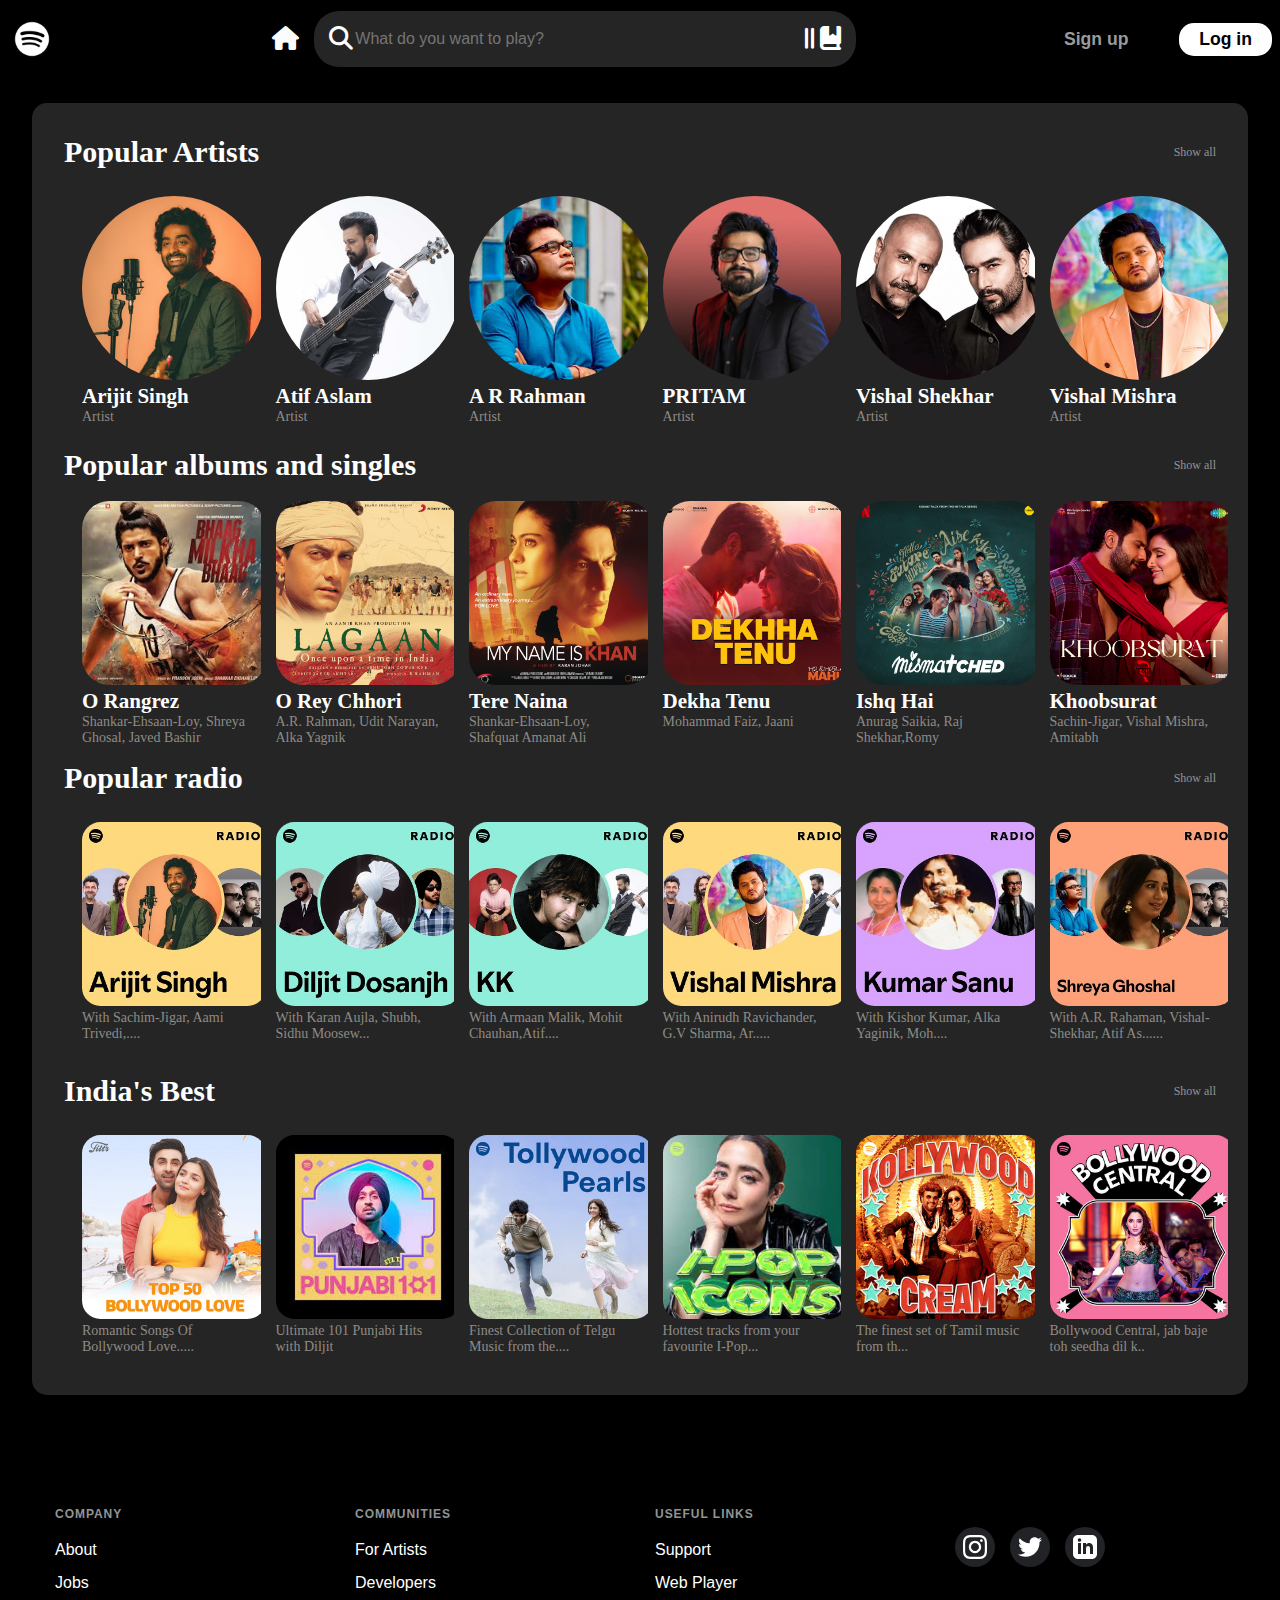
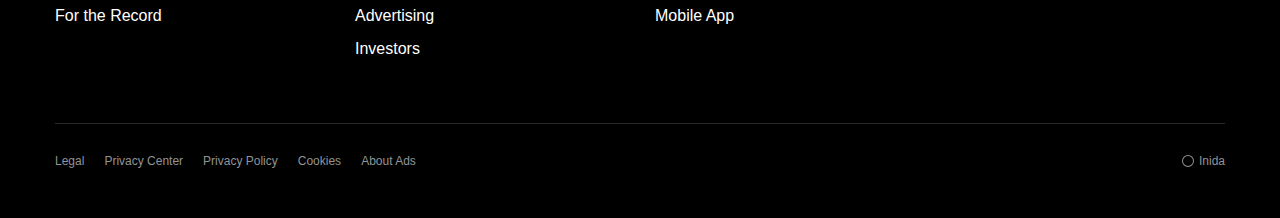
<file: spotify.html>
<!DOCTYPE html>
<html lang="en">
<head>
    <meta charset="UTF-8">
    <meta name="viewport" content="width=device-width, initial-scale=1.0">
    <link rel="stylesheet" href="https://cdnjs.cloudflare.com/ajax/libs/font-awesome/6.7.2/css/all.min.css" integrity="sha512-Evv84Mr4kqVGRNSgIGL/F/aIDqQb7xQ2vcrdIwxfjThSH8CSR7PBEakCr51Ck+w+/U6swU2Im1vVX0SVk9ABhg==" crossorigin="anonymous" referrerpolicy="no-referrer" />
    <title>Spotify -Web Player</title>
    <link rel="icon" href="LOGO LINK.webp">
    <link rel="stylesheet" href="./spotify1.css">
</head>
<body>
    <nav>

        <div class="logo">
            <img src="nav-logo.jpg">
        </div>

        <div class="home-icon">
            <i class="fa-solid fa-house" style="color: #fcfcfd;"></i>
        </div>

        <div class="search-bar">
            <div class="search-icon">
                <i class="fa-solid fa-magnifying-glass"></i>
            </div>
            <input class="input" type="text" placeholder="What do you want to play?"> 
            <div class="library-icon">
                <i class="fa-solid fa-grip-lines-vertical"></i>
                <i class="fa-solid fa-book-bookmark"></i>
            </div>
        </div>

        <div class="btns">
            <button class="signup">Sign up</button>
            <button class="login">Log in</button>
        </div>


    </nav>

    <main>
        <div class="first">
            <div class="head">
                <h1>Popular Artists</h1>
                <p>Show all</p>
            </div>
            <div class="artists">
                <div class="box1">
                    <img src="ARIJIT SINGH.jpeg">
                    <h2>Arijit Singh</h2>
                    <p>Artist</p>
                </div>

                <div class="box1">
                    <img src="ATIF ASLAM.jpeg">
                    <h2>Atif Aslam</h2>
                    <p>Artist</p>
                </div>

                <div class="box1">
                    <img src="A R RAHMAN.jpeg">
                    <h2>A R Rahman</h2>
                    <p>Artist</p>
                </div>

                <div class="box1">
                    <img src="PRITAM.jpg">
                    <h2>PRITAM</h2>
                    <p>Artist</p>
                </div>

                <div class="box1">
                    <img src="VISHAL SHEKHAR.png">
                    <h2>Vishal Shekhar</h2>
                    <p>Artist</p>
                </div>

                <div class="box1">
                    <img src="vishal mishra.jpeg">
                    <h2>Vishal Mishra</h2>
                    <p>Artist</p>
                </div>
            </div>
        </div>

        <div class="second">
            <div class="head">
                <h1>Popular albums and singles</h1>
                <p>Show all</p>
            </div>

            <div class="songs">
                <div class="box2">
                    <img src="O Rangrez.jpeg">
                    <h2>O Rangrez</h2>
                    <p>Shankar-Ehsaan-Loy, Shreya Ghosal, Javed Bashir</p>
                </div>

                <div class="box2">
                    <img src="O Rey Chhori.jpeg">
                    <h2>O Rey Chhori</h2>
                    <p>A.R. Rahman, Udit Narayan, Alka Yagnik</p>
                </div>

                <div class="box2">
                    <img src="Tere Naina.jpeg">
                    <h2>Tere Naina</h2>
                    <p>Shankar-Ehsaan-Loy, Shafquat Amanat Ali</p>
                </div>

                <div class="box2">
                    <img src="Dekha Tenu.jpeg">
                    <h2>Dekha Tenu</h2>
                    <p>Mohammad Faiz, Jaani</p>
                </div>

                <div class="box2">
                    <img src="Ishq hai.jpeg">
                    <h2>Ishq Hai</h2>
                    <p>Anurag Saikia, Raj Shekhar,Romy</p>
                </div>

                <div class="box2">
                    <img src="khoobsurat.jpeg">
                    <h2>Khoobsurat</h2>
                    <p>Sachin-Jigar, Vishal Mishra, Amitabh</p>
                </div>
            </div>


            <div class="third">
            <div class="head">
                <h1>Popular radio</h1>
                <p>Show all</p>
            </div>

            <div class="radios">
                <div class="box3">
                    <img src="radio arijit.jpeg">
                    <p>With Sachim-Jigar, Aami Trivedi,....</p>
                </div>

                <div class="box3">
                    <img src="radio diljit.jpeg">
                    <p>With Karan Aujla, Shubh, Sidhu Moosew...</p>
                </div>

                <div class="box3">
                    <img src="radio kk.jpeg">
                    <p>With Armaan Malik, Mohit Chauhan,Atif....</p>
                </div>

                <div class="box3">
                    <img src="radio vishal.jpeg">
                    <p>With Anirudh Ravichander, G.V Sharma, Ar.....</p>
                </div>

                <div class="box3">
                    <img src="radio kumarsanu.jpeg">
                    <p>With Kishor Kumar, Alka Yaginik, Moh....</p>
                </div>

                <div class="box3">
                    <img src="radio shreya.jpeg">
                    <p>With A.R. Rahaman, Vishal-Shekhar, Atif As......</p>
                </div>
            </div>
        </div>

        <div class="forth">
            <div class="head">
                <h1>India's Best</h1>
                <p>Show all</p>
            </div>

            <div class="india">
                <div class="box4">
                    <img src="top 50 bollywood.jpeg">
                    <p>Romantic Songs Of Bollywood Love.....</p>
                </div>

                <div class="box4">
                    <img src="punjabi.jpeg">
                    <p>Ultimate 101 Punjabi Hits with Diljit</p>
                </div>

                <div class="box4">
                    <img src="tollywood pearls.jpeg">
                    <p>Finest Collection of Telgu Music from the....</p>
                </div>

                <div class="box4">
                    <img src="ipop.jpeg">
                    <p>Hottest tracks from your favourite I-Pop...</p>
                </div>

                <div class="box4">
                    <img src="kollywood cream.jpeg">
                    <p>The finest set of Tamil music from th...</p>
                </div>

                <div class="box4">
                    <img src="bollywood central.jpeg">
                    <p>Bollywood Central, jab baje toh seedha dil k..</p>
                </div>
            </div>
        </div>
    </main>

    <footer class="footer">
        <div class="footer-content">
            <div class="footer-grid">
                <div class="footer-column">
                    <h3>Company</h3>
                    <ul class="footer-links">
                        <li><a href="#">About</a></li>
                        <li><a href="#">Jobs</a></li>
                        <li><a href="#">For the Record</a></li>
                    </ul>
                </div>
                
                <div class="footer-column">
                    <h3>Communities</h3>
                    <ul class="footer-links">
                        <li><a href="#">For Artists</a></li>
                        <li><a href="#">Developers</a></li>
                        <li><a href="#">Advertising</a></li>
                        <li><a href="#">Investors</a></li>
                    </ul>
                </div>
                
                <div class="footer-column">
                    <h3>Useful Links</h3>
                    <ul class="footer-links">
                        <li><a href="#">Support</a></li>
                        <li><a href="#">Web Player</a></li>
                        <li><a href="#">Mobile App</a></li>
                    </ul>
                </div>
                
                <div class="footer-column">
                    <div class="social-links">
                        <a href="#" class="social-icon">
                            <svg width="24" height="24" viewBox="0 0 24 24" fill="#ffffff">
                                <path d="M12 2.163c3.204 0 3.584.012 4.85.07 3.252.148 4.771 1.691 4.919 4.919.058 1.265.069 1.645.069 4.849 0 3.205-.012 3.584-.069 4.849-.149 3.225-1.664 4.771-4.919 4.919-1.266.058-1.644.07-4.85.07-3.204 0-3.584-.012-4.849-.07-3.26-.149-4.771-1.699-4.919-4.92-.058-1.265-.07-1.644-.07-4.849 0-3.204.013-3.583.07-4.849.149-3.227 1.664-4.771 4.919-4.919 1.266-.057 1.645-.069 4.849-.069zm0-2.163c-3.259 0-3.667.014-4.947.072-4.358.2-6.78 2.618-6.98 6.98-.059 1.281-.073 1.689-.073 4.948 0 3.259.014 3.668.072 4.948.2 4.358 2.618 6.78 6.98 6.98 1.281.058 1.689.072 4.948.072 3.259 0 3.668-.014 4.948-.072 4.354-.2 6.782-2.618 6.979-6.98.059-1.28.073-1.689.073-4.948 0-3.259-.014-3.667-.072-4.947-.196-4.354-2.617-6.78-6.979-6.98-1.281-.059-1.69-.073-4.949-.073zm0 5.838c-3.403 0-6.162 2.759-6.162 6.162s2.759 6.163 6.162 6.163 6.162-2.759 6.162-6.163c0-3.403-2.759-6.162-6.162-6.162zm0 10.162c-2.209 0-4-1.79-4-4 0-2.209 1.791-4 4-4s4 1.791 4 4c0 2.21-1.791 4-4 4zm6.406-11.845c-.796 0-1.441.645-1.441 1.44s.645 1.44 1.441 1.44c.795 0 1.439-.645 1.439-1.44s-.644-1.44-1.439-1.44z"/>
                            </svg>
                        </a>
                        <a href="#" class="social-icon">
                            <svg width="24" height="24" viewBox="0 0 24 24" fill="#ffffff">
                                <path d="M24 4.557c-.883.392-1.832.656-2.828.775 1.017-.609 1.798-1.574 2.165-2.724-.951.564-2.005.974-3.127 1.195-.897-.957-2.178-1.555-3.594-1.555-3.179 0-5.515 2.966-4.797 6.045-4.091-.205-7.719-2.165-10.148-5.144-1.29 2.213-.669 5.108 1.523 6.574-.806-.026-1.566-.247-2.229-.616-.054 2.281 1.581 4.415 3.949 4.89-.693.188-1.452.232-2.224.084.626 1.956 2.444 3.379 4.6 3.419-2.07 1.623-4.678 2.348-7.29 2.04 2.179 1.397 4.768 2.212 7.548 2.212 9.142 0 14.307-7.721 13.995-14.646.962-.695 1.797-1.562 2.457-2.549z"/>
                            </svg>
                        </a>
                        <a href="#" class="social-icon">
                            <svg width="24" height="24" viewBox="0 0 24 24" fill="#ffffff">
                                <path d="M19 0h-14c-2.761 0-5 2.239-5 5v14c0 2.761 2.239 5 5 5h14c2.762 0 5-2.239 5-5v-14c0-2.761-2.238-5-5-5zm-11 19h-3v-11h3v11zm-1.5-12.268c-.966 0-1.75-.79-1.75-1.764s.784-1.764 1.75-1.764 1.75.79 1.75 1.764-.783 1.764-1.75 1.764zm13.5 12.268h-3v-5.604c0-3.368-4-3.113-4 0v5.604h-3v-11h3v1.765c1.396-2.586 7-2.777 7 2.476v6.759z"/>
                            </svg>
                        </a>
                    </div>
                </div>
            </div>
            
            <div class="footer-bottom">
                <div class="footer-legal">
                    <a href="#">Legal</a>
                    <a href="#">Privacy Center</a>
                    <a href="#">Privacy Policy</a>
                    <a href="#">Cookies</a>
                    <a href="#">About Ads</a>
                </div>
                <div class="footer-country">
                    <svg width="12" height="12" viewBox="0 0 12 12" fill="#919496">
                        <path d="M6 0a6 6 0 1 0 0 12A6 6 0 0 0 6 0zm0 11a5 5 0 1 1 0-10 5 5 0 0 1 0 10z"/>
                    </svg>
                    Inida
                </div>
            </div>
        </div>
    </footer>
    
</body>
</html>
</file>
<file: spotify1.css>
*{
    margin: 0;
    padding: 0;
    border: none;
}

body{
    background-color: black;
    color: white;
}

nav{
    height: 4rem;
    width: 100%;
    background-color: black;
    /* border: 2px solid red; */
    display: flex;
    align-items: center;
    justify-content: space-between;
    padding-top: 7px;
}

.logo{
    height: 4rem;
    width: 4rem;
}

.logo img{
    height: 4rem;
    width: 4rem;
}

.home-icon{
    font-size: 1.5rem;
    border-radius: 50%;
    margin-left: 12rem;

}

.search-bar {
    background-color: rgb(37, 37, 37);
    display: flex;
    align-items: center;
    justify-content: space-between;
    padding: 0 15px;
    height: 3.5rem;
    width: 40%;
    border-radius: 25px;
    font-size: 1.5rem;
    margin-right: 12rem;
    transition: background-color 0.3s ease;
}

.search-bar:hover, .search-bar:focus-within {
    background-color: rgb(66, 66, 66);
}

.input {
    background: none;
    font-size: 1rem;
    color: white;
    border: none;
    height: 2.5rem;
    width: 22rem;
    margin-right: 6rem;
}

.input:focus {
    outline: none;
}

.btns{
    /* border: 0.5px solid red; */
    height: 2.5rem;
    width: 13rem;
    display: flex;
    align-items: center;
    justify-content: space-between;
    padding-right: 0.5rem;
}

.signup{
    color: rgb(151, 155, 158);
    background: none;
    font-size: 1.1rem;
    font-weight: bolder;
    transition: transform 0.3s ease, background-color 0.3s ease;
    cursor: pointer;

}

.login{
    background-color: white;
    color: black;
    font-size: 1.1rem;
    font-weight: bolder;
    padding: 6px 20px;
    border-radius: 15px;
    transition: transform 0.3s ease, background-color 0.3s ease;
    cursor: pointer;

}

.signup:hover{
    transform: translateY(-5px);
    color: white;
}

.login:hover{
    background-color:#1ed760;
    transform: translateY(-5px);
}

/* Main Content */

main{
    background-color: rgb(37, 37, 37);
    margin: 2rem;
    border-radius: 15px;
    padding: 20px;
}

.head{
    display: flex;
    align-items: center;
    justify-content: space-between;
    font-size: 15px;
    margin:12px;
}

.head h1:hover{
        text-decoration: underline;
        cursor: pointer;
}

.head h1 {
    transition: 0.5s ease;
}

.head p {
    color: #919496;
    text-decoration: none;
    font-size: 12px;
}

.head p:hover {
    color: #1ed760;
    cursor: pointer;
    text-decoration: underline;
}

.artists{
    /* border: 0.5px solid red; */
    height: 15rem;
    padding-top: 15px;
    padding-left: 15px;
    display: flex;
    align-items: center;
    justify-content: space-evenly;
}

.box1{
    height: 15rem;
    width: fit-content;
    object-fit: contain;
    overflow: hidden;
    font-size: 14px;
}


.box1 img{
    height: 11.5rem;
    width: 11.5rem;
    object-fit: cover;
    border-radius: 50%;
}

.box1 h2{
    font-family: Apple Chancery, cursive;
}

.box1 p{
    color: rgb(143, 139, 133);
    font-family: Bradley Hand, cursive;
}

.songs{
    height: 15rem;
    padding-top: 15px;
    padding-left: 15px;
    display: flex;
    align-items: center;
    justify-content: space-evenly;
}

.box2{
    height: 16rem;
    width: 12rem;
    object-fit: contain;
    overflow: hidden;
    font-size: 14px;
}

.box2 img{
    height: 11.5rem;
    width: 11.5rem;
    object-fit: cover;
    border-radius: 15%;
}

.box2 p{
    color: rgb(143, 139, 133);
}

.radios{
    height: 15rem;
    padding-top: 15px;
    padding-left: 15px;
    display: flex;
    align-items: center;
    justify-content: space-evenly;
}

.box3{
    height: 15rem;
    width: 12rem;
    object-fit: contain;
    overflow: hidden;
    font-size: 14px;
}

.box3 img{
    height: 11.5rem;
    width: 11.5rem;
    object-fit: cover;
    border-radius: 10%;
}

.box3 p{
    color: rgb(143, 139, 133);
}

.india{
    height: 15rem;
    padding-top: 15px;
    padding-left: 15px;
    display: flex;
    align-items: center;
    justify-content: space-evenly;
}

.box4{
    height: 15rem;
    width: 12rem;
    object-fit: contain;
    overflow: hidden;
    font-size: 14px;
}

.box4 img{
    height: 11.5rem;
    width: 11.5rem;
    object-fit: cover;
    border-radius: 10%;
}

.box4 p{
    color: rgb(143, 139, 133);
}

/* Hover Effects */

.box1, .box2, .box3, .box4 {
    transition: transform 0.3s ease, background-color 0.3s ease;
    padding: 15px;
    border-radius: 10px;
    cursor: pointer;
}

.box1:hover, .box2:hover, .box3:hover, .box4:hover {
    transform: translateY(-9px);
    background-color: rgba(255, 255, 255, 0.233);
}

.box1 img, .box2 img, .box3 img, .box4 img {
    transition: transform 0.3s ease;
}

.box1:hover img {
    transform: scale(1.05);
}

/* Footer Secction */
.footer {
    background-color: #000000;
    padding: 80px 0 50px;
    color: #ffffff;
    font-family: -apple-system, BlinkMacSystemFont, "Segoe UI", Roboto, Oxygen, Ubuntu, Cantarell, "Open Sans", "Helvetica Neue", sans-serif;
}

.footer-content {
    max-width: 1170px;
    margin: 0 auto;
    padding: 0 15px;
}

.footer-grid {
    display: grid;
    grid-template-columns: repeat(4, 1fr);
    gap: 30px;
}

.footer-column h3 {
    color: #919496;
    font-size: 12px;
    font-weight: 700;
    text-transform: uppercase;
    margin-bottom: 20px;
    letter-spacing: 0.08em;
}

.footer-links {
    list-style: none;
    padding: 0;
    margin: 0;
}

.footer-links li {
    margin-bottom: 15px;
}

.footer-links a {
    color: #ffffff;
    text-decoration: none;
    font-size: 16px;
    transition: color 0.2s;
}

.footer-links a:hover {
    color: #1ed760;
}

.social-links {
    display: flex;
    gap: 15px;
    margin-top: 20px;
}

.social-icon {
    width: 40px;
    height: 40px;
    background: #222326;
    border-radius: 50%;
    display: flex;
    align-items: center;
    justify-content: center;
    transition: background-color 0.2s;
}

.social-icon:hover {
    background-color: #727272;
}

.footer-bottom {
    margin-top: 50px;
    padding-top: 30px;
    border-top: 1px solid #282828;
    display: flex;
    justify-content: space-between;
    align-items: center;
}

.footer-legal {
    display: flex;
    gap: 20px;
}

.footer-legal a {
    color: #919496;
    text-decoration: none;
    font-size: 12px;
}

.footer-legal a:hover {
    color: #1ed760;
}

.footer-country {
    color: #919496;
    font-size: 12px;
    display: flex;
    align-items: center;
    gap: 5px;
}


@media screen and (max-width: 1200px) {
    .search-bar {
        width: 35%;
        margin-right: 6rem;
    }

    .home-icon {
        margin-left: 6rem;
    }

    .artists, .songs, .radios, .india {
        flex-wrap: wrap;
        justify-content: space-around;
        height: auto;
        gap: 2rem;
    }

    .box1, .box2, .box3, .box4 {
        width: calc(25% - 2rem);
        min-width: 200px;
    }
}

@media screen and (max-width: 992px) {
    .search-bar {
        width: 40%;
        margin-right: 2rem;
    }

    .home-icon {
        margin-left: 2rem;
    }

    .box1, .box2, .box3, .box4 {
        width: calc(33.33% - 2rem);
    }

    .footer-grid {
        grid-template-columns: repeat(2, 1fr);
        gap: 40px;
    }

    main {
        margin: 1rem;
    }

    .input {
        width: 15rem;
        margin-right: 2rem;
    }
}

@media screen and (max-width: 768px) {
    nav {
        padding: 7px 15px;
    }

    .home-icon {
        margin-left: 1rem;
    }

    .search-bar {
        width: 45%;
        margin-right: 1rem;
    }

    .input {
        width: 12rem;
        margin-right: 1rem;
    }

    .btns {
        width: auto;
        gap: 15px;
    }

    .box1, .box2, .box3, .box4 {
        width: calc(50% - 2rem);
    }

    .head {
        flex-direction: column;
        align-items: flex-start;
        gap: 10px;
    }

    .head p {
        align-self: flex-end;
    }
}

@media screen and (max-width: 576px) {
    .search-bar {
        display: none; /* Hide search on mobile */
    }

    .home-icon {
        margin-left: 0;
    }

    .logo {
        height: 3rem;
        width: 3rem;
    }

    .logo img {
        height: 3rem;
        width: 3rem;
    }

    .btns {
        padding-right: 0;
    }

    .signup, .login {
        font-size: 0.9rem;
    }

    .login {
        padding: 6px 15px;
    }

    main {
        margin: 0.5rem;
        padding: 15px;
    }

    .box1, .box2, .box3, .box4 {
        width: 100%;
        height: auto;
        margin-bottom: 1rem;
    }

    .box1 img, .box2 img, .box3 img, .box4 img {
        height: 9rem;
        width: 9rem;
    }

    .footer-grid {
        grid-template-columns: 1fr;
        gap: 30px;
    }

    .footer-bottom {
        flex-direction: column;
        gap: 20px;
    }

    .footer-legal {
        flex-wrap: wrap;
        justify-content: center;
        text-align: center;
        gap: 15px;
    }

    .footer-country {
        justify-content: center;
    }

    .head h1 {
        font-size: 1.5rem;
    }
}


@media screen and (max-width: 375px) {
    .btns {
        gap: 10px;
    }

    .signup, .login {
        font-size: 0.8rem;
    }

    .login {
        padding: 6px 12px;
    }

    .head h1 {
        font-size: 1.3rem;
    }

    .footer {
        padding: 40px 0 30px;
    }

    .footer-links a {
        font-size: 14px;
    }

    .social-links {
        justify-content: center;
    }

    .social-icon {
        width: 35px;
        height: 35px;
    }
}

@media (hover: none) {
    .box1:hover, .box2:hover, .box3:hover, .box4:hover {
        transform: none;
    }

    .signup:hover, .login:hover {
        transform: none;
    }
}


 28 attachments
  • Scann
</file>
